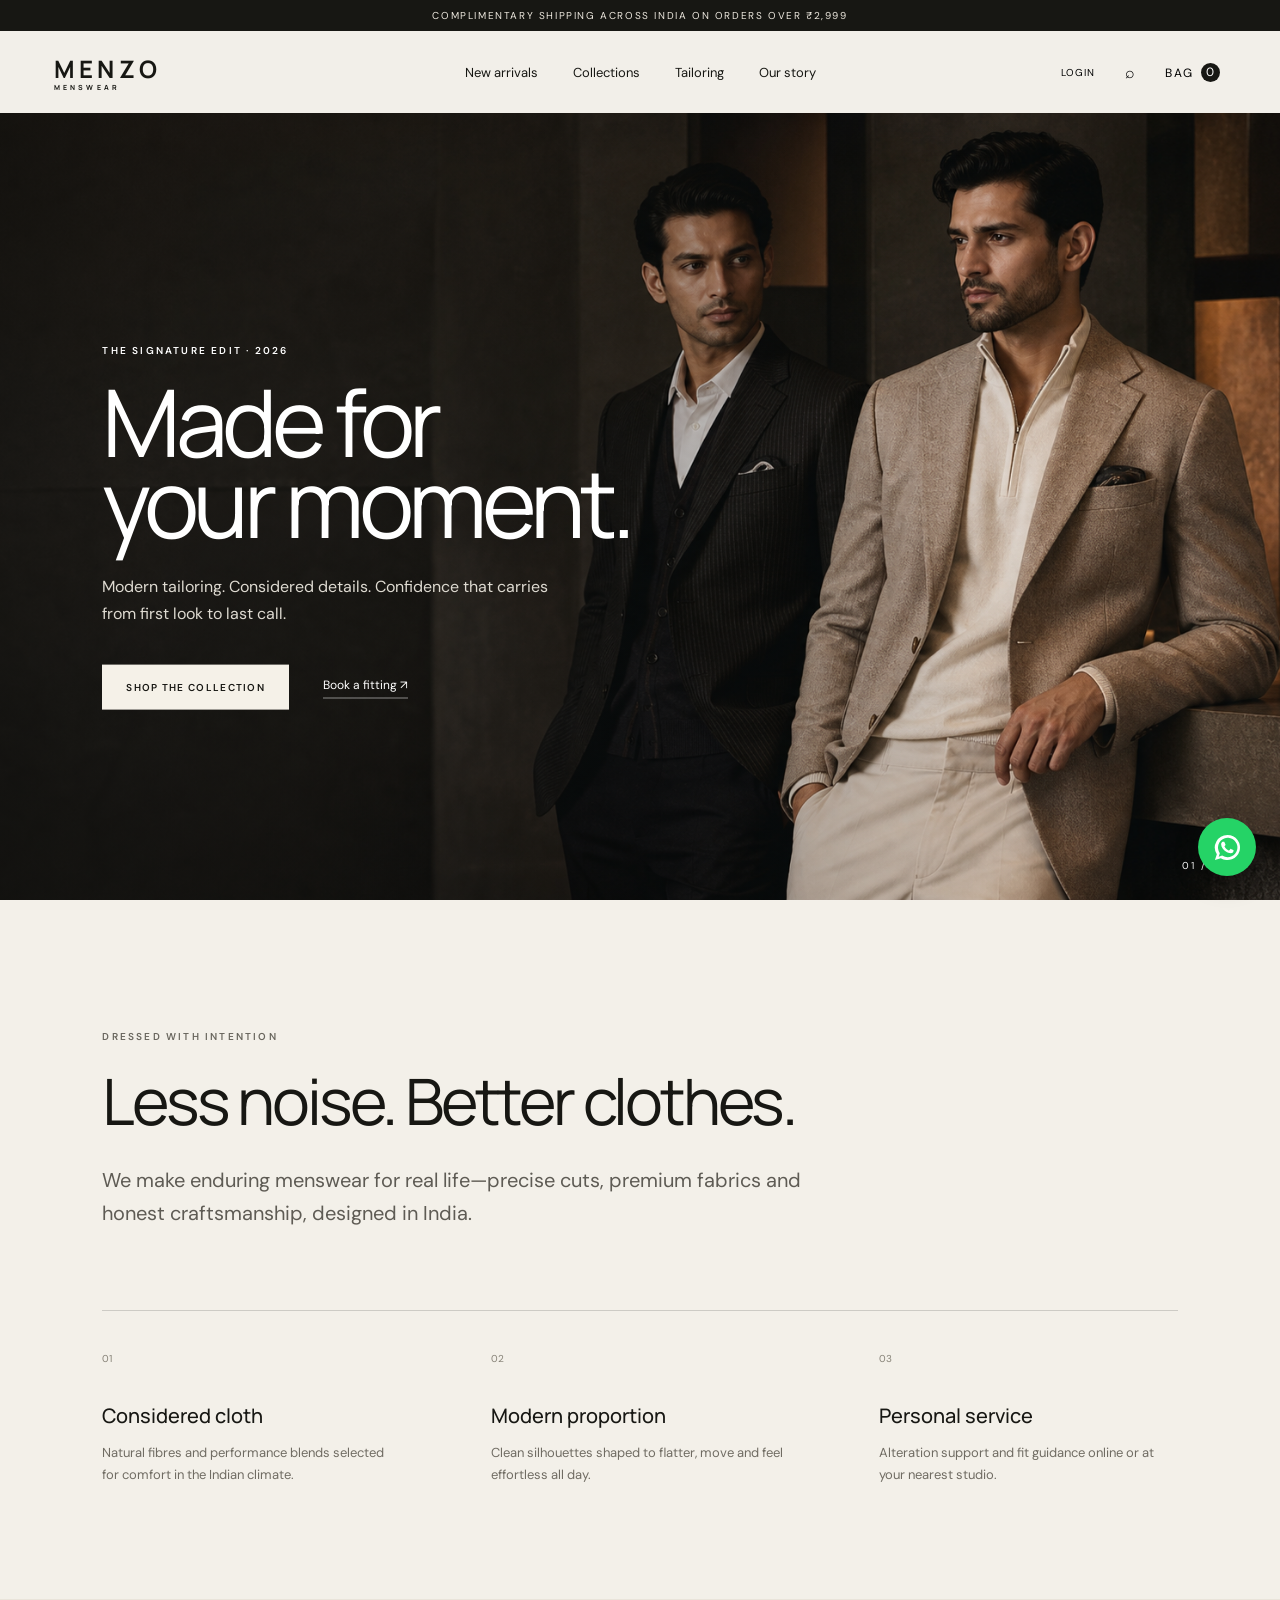
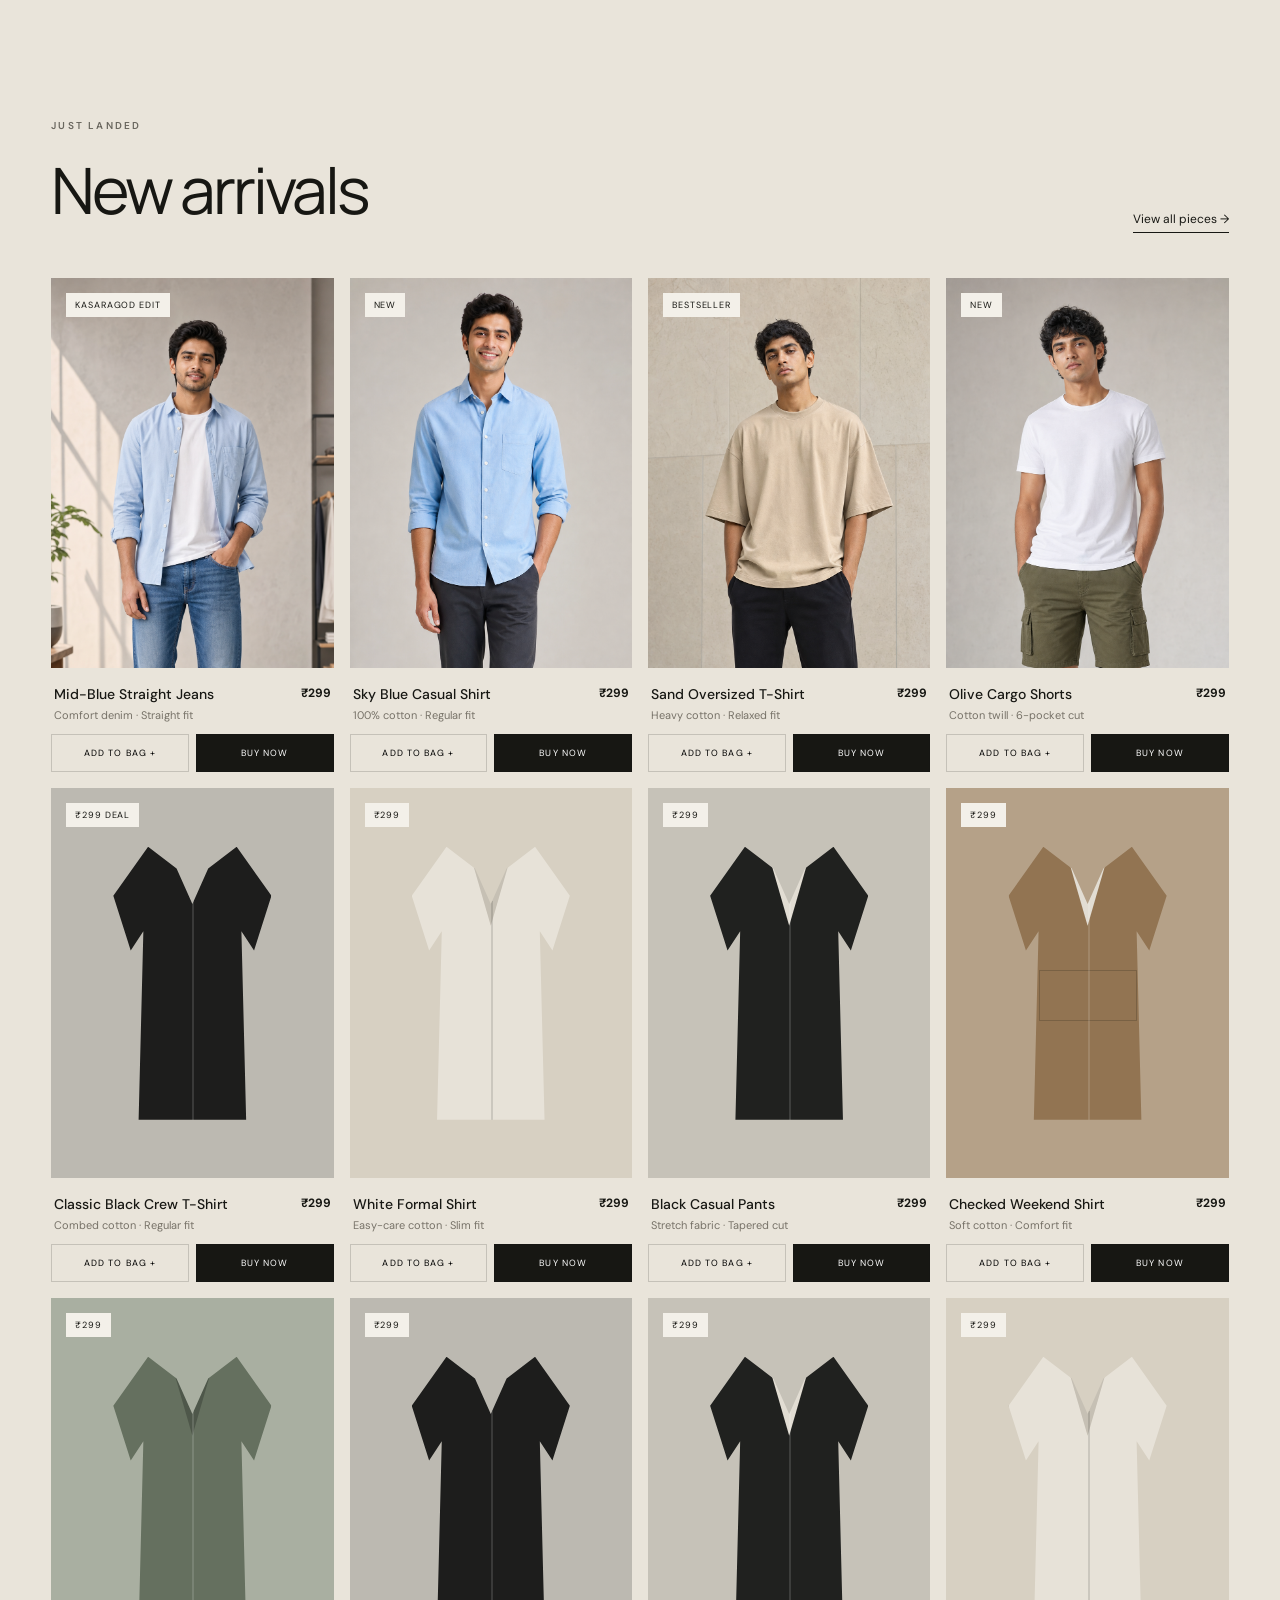
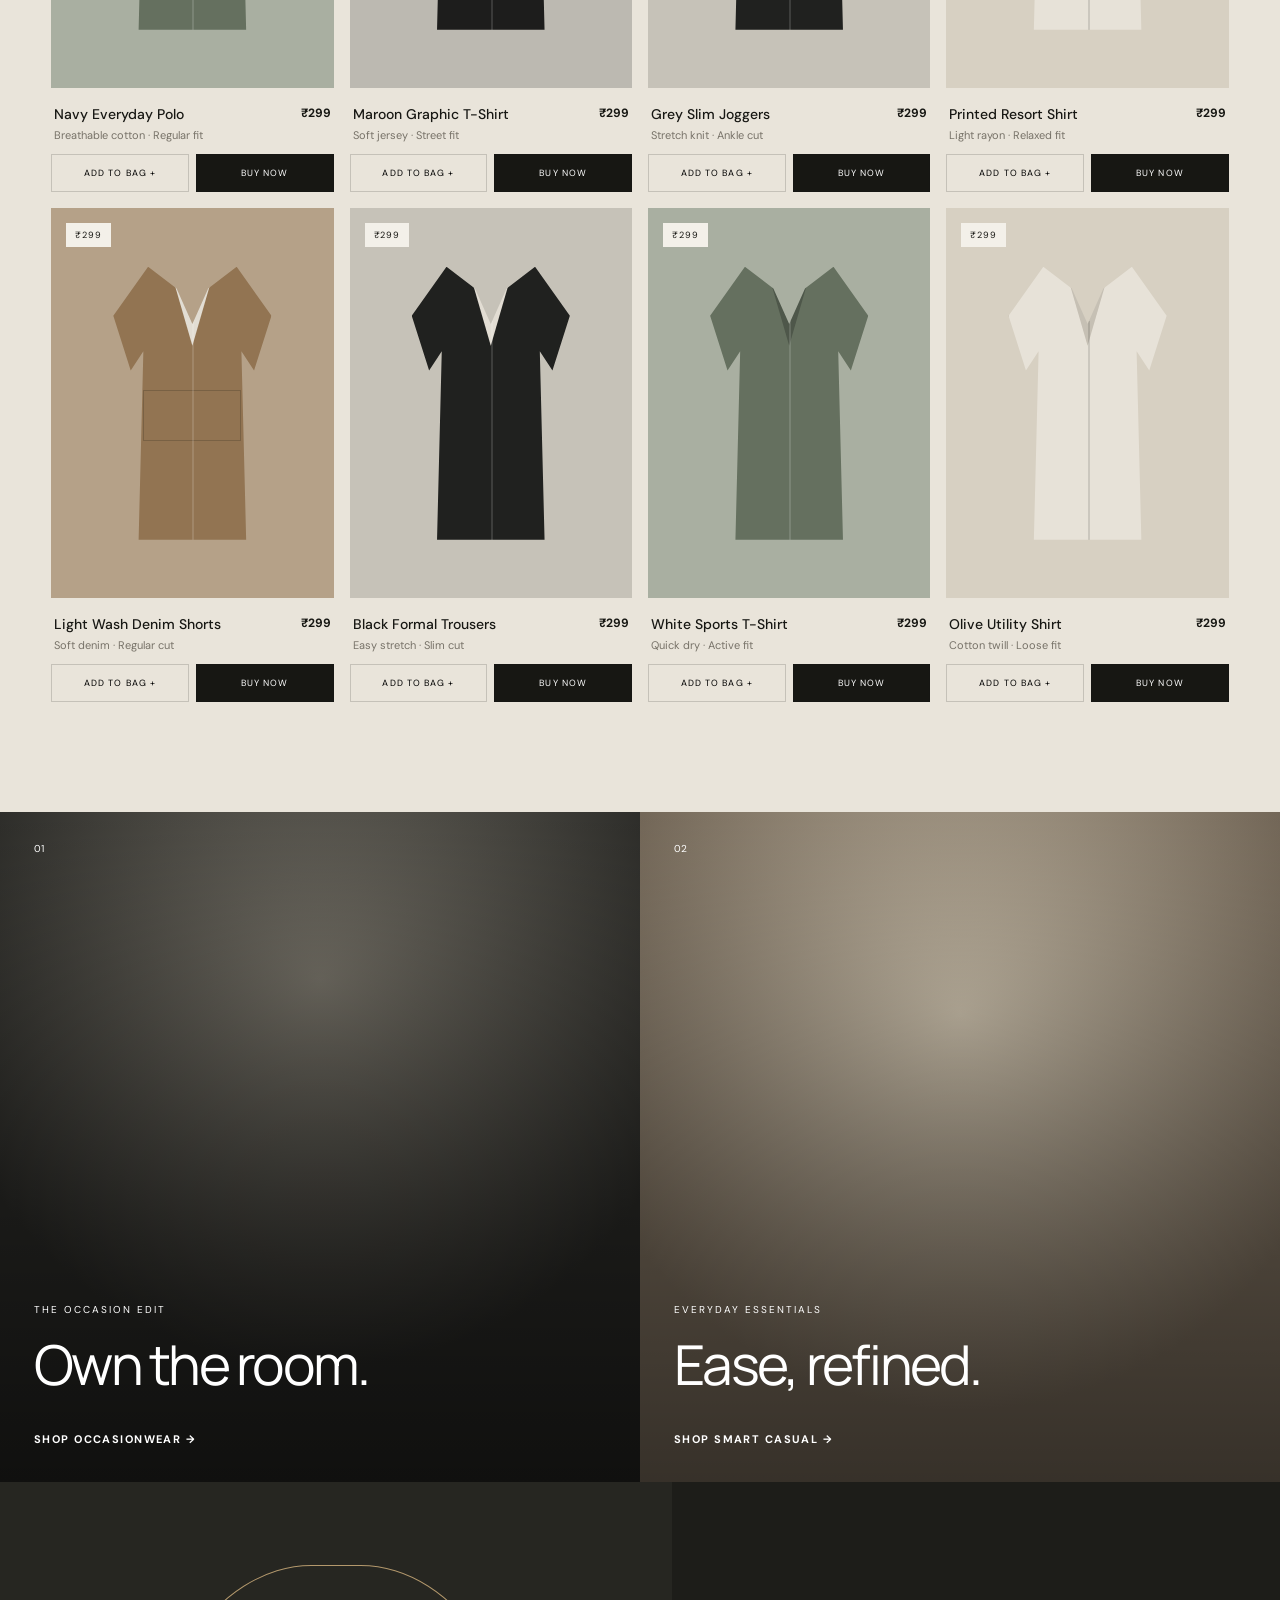
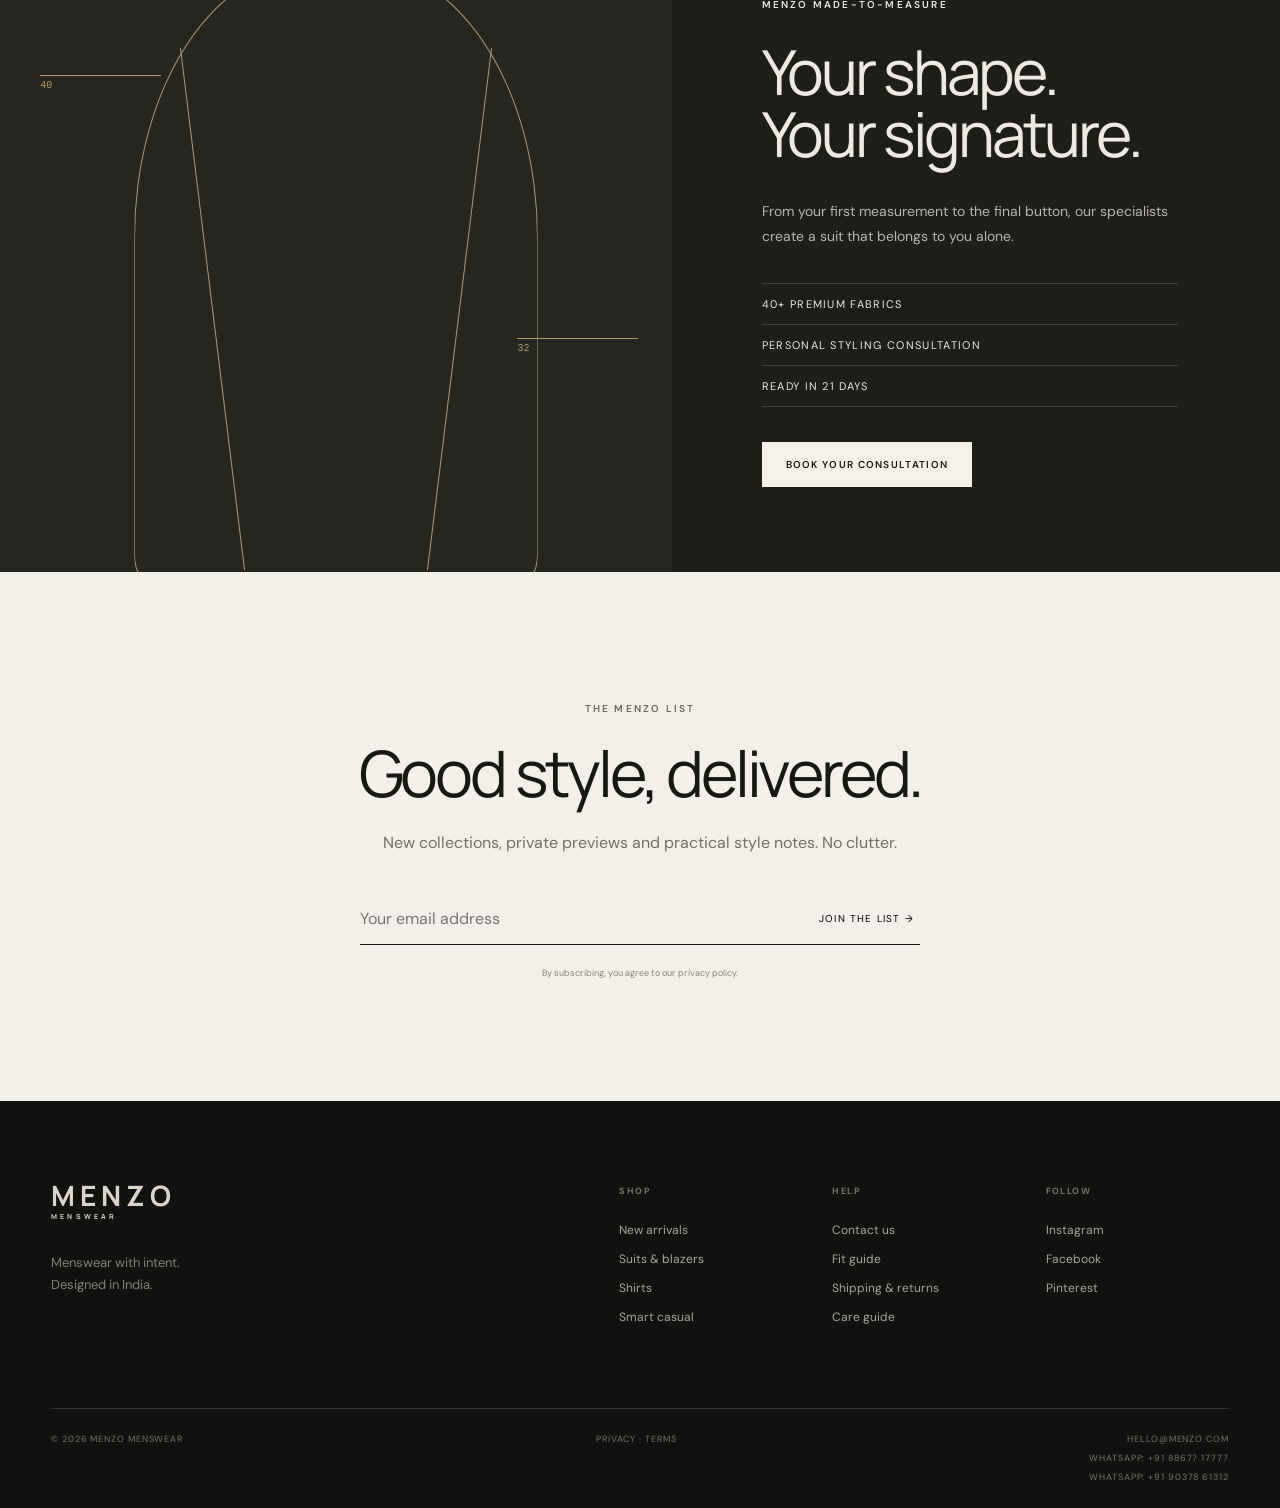
<file: index.html>
<!doctype html>
<html lang="en">
<head>
  <meta charset="utf-8">
  <meta name="viewport" content="width=device-width, initial-scale=1">
  <title>MENZO Menswear — Made for Your Moment</title>
  <meta name="description" content="Shop premium men's suits, shirts, occasion wear and everyday essentials from MENZO Menswear.">
  <meta name="theme-color" content="#171713">
  <link rel="canonical" href="https://www.menzomenswear.com/">
  <meta property="og:title" content="MENZO Menswear — Made for Your Moment">
  <meta property="og:description" content="Modern menswear, tailored for the way you move.">
  <meta property="og:image" content="https://www.menzomenswear.com/menzo-hero.png">
  <meta property="og:url" content="https://www.menzomenswear.com/">
  <link rel="preconnect" href="https://fonts.googleapis.com">
  <link rel="preconnect" href="https://fonts.gstatic.com" crossorigin>
  <link href="https://fonts.googleapis.com/css2?family=DM+Sans:wght@400;500;600&family=Manrope:wght@400;500;600;700&display=swap" rel="stylesheet">
  <link rel="stylesheet" href="styles.css">
  <script type="application/ld+json">
  {"@context":"https://schema.org","@type":"ClothingStore","name":"MENZO Menswear","url":"https://www.menzomenswear.com/","email":"hello@menzo.com","description":"Premium menswear for work, weddings and every day."}
  </script>
</head>
<body>
  <div class="announcement">Complimentary shipping across India on orders over ₹2,999</div>
  <header class="site-header">
    <a class="brand" href="#" aria-label="MENZO home">MENZO<span>MENSWEAR</span></a>
    <nav class="desktop-nav" aria-label="Main navigation">
      <a href="#new">New arrivals</a><a href="#collections">Collections</a><a href="#tailoring">Tailoring</a><a href="#story">Our story</a>
    </nav>
    <div class="header-actions">
      <button class="account-btn" id="accountBtn">Login</button>
      <button class="icon-btn" id="searchBtn" aria-label="Search">⌕</button>
      <button class="bag-btn" id="bagBtn" aria-label="Shopping bag">Bag <span id="bagCount">0</span></button>
      <button class="menu-btn" id="menuBtn" aria-label="Open menu">Menu</button>
    </div>
  </header>

  <main>
    <section class="hero">
      <img src="menzo-hero.png" alt="Two MENZO models wearing elegant tailored suits">
      <div class="hero-shade"></div>
      <div class="hero-copy">
        <p class="eyebrow">The Signature Edit · 2026</p>
        <h1>Made for<br>your moment.</h1>
        <p>Modern tailoring. Considered details. Confidence that carries from first look to last call.</p>
        <div class="hero-actions"><a class="btn light" href="#new">Shop the collection</a><a class="text-link" href="#tailoring">Book a fitting <span>↗</span></a></div>
      </div>
      <div class="hero-index">01 / 03</div>
    </section>

    <section class="intro" id="story">
      <p class="eyebrow dark">Dressed with intention</p>
      <h2>Less noise. Better clothes.</h2>
      <p class="intro-copy">We make enduring menswear for real life—precise cuts, premium fabrics and honest craftsmanship, designed in India.</p>
      <div class="benefits">
        <div><span>01</span><h3>Considered cloth</h3><p>Natural fibres and performance blends selected for comfort in the Indian climate.</p></div>
        <div><span>02</span><h3>Modern proportion</h3><p>Clean silhouettes shaped to flatter, move and feel effortless all day.</p></div>
        <div><span>03</span><h3>Personal service</h3><p>Alteration support and fit guidance online or at your nearest studio.</p></div>
      </div>
    </section>

    <section class="shop" id="new">
      <div class="section-heading"><div><p class="eyebrow dark">Just landed</p><h2>New arrivals</h2></div><a href="#collections">View all pieces →</a></div>
      <div class="product-grid">
        <article class="product">
          <div class="product-visual suit-photo"><span class="pill">Kasaragod Edit</span><img src="kasaragod-casual-look.png" alt="Model wearing blue jeans, a white T-shirt and a casual blue shirt"></div>
          <div class="product-info"><div><h3>Mid-Blue Straight Jeans</h3><p>Comfort denim · Straight fit</p></div><strong>₹299</strong></div>
          <div class="product-actions"><button class="add-btn" data-product="Mid-Blue Straight Jeans">Add to bag +</button><button class="buy-btn" data-product="Mid-Blue Straight Jeans">Buy now</button></div>
        </article>
        <article class="product">
          <div class="product-visual suit-photo"><span class="pill">New</span><img src="product-blue-shirt.png" alt="Model wearing the sky blue casual cotton shirt"></div>
          <div class="product-info"><div><h3>Sky Blue Casual Shirt</h3><p>100% cotton · Regular fit</p></div><strong>₹299</strong></div>
          <div class="product-actions"><button class="add-btn" data-product="Sky Blue Casual Shirt">Add to bag +</button><button class="buy-btn" data-product="Sky Blue Casual Shirt">Buy now</button></div>
        </article>
        <article class="product">
          <div class="product-visual suit-photo"><span class="pill">Bestseller</span><img src="product-sand-tshirt.png" alt="Model wearing the sand oversized T-shirt"></div>
          <div class="product-info"><div><h3>Sand Oversized T-Shirt</h3><p>Heavy cotton · Relaxed fit</p></div><strong>₹299</strong></div>
          <div class="product-actions"><button class="add-btn" data-product="Sand Oversized T-Shirt">Add to bag +</button><button class="buy-btn" data-product="Sand Oversized T-Shirt">Buy now</button></div>
        </article>
        <article class="product">
          <div class="product-visual suit-photo"><span class="pill">New</span><img src="product-cargo-shorts.png" alt="Model wearing olive cargo shorts and a white T-shirt"></div>
          <div class="product-info"><div><h3>Olive Cargo Shorts</h3><p>Cotton twill · 6-pocket cut</p></div><strong>₹299</strong></div>
          <div class="product-actions"><button class="add-btn" data-product="Olive Cargo Shorts">Add to bag +</button><button class="buy-btn" data-product="Olive Cargo Shorts">Buy now</button></div>
        </article>
        <article class="product">
          <div class="product-visual tee-black"><span class="pill">₹299 Deal</span><div class="garment tee"><i></i></div></div>
          <div class="product-info"><div><h3>Classic Black Crew T-Shirt</h3><p>Combed cotton · Regular fit</p></div><strong>₹299</strong></div>
          <div class="product-actions"><button class="add-btn" data-product="Classic Black Crew T-Shirt">Add to bag +</button><button class="buy-btn" data-product="Classic Black Crew T-Shirt">Buy now</button></div>
        </article>
        <article class="product">
          <div class="product-visual shirt-ivory"><span class="pill">₹299</span><div class="garment shirt"><i></i></div></div>
          <div class="product-info"><div><h3>White Formal Shirt</h3><p>Easy-care cotton · Slim fit</p></div><strong>₹299</strong></div>
          <div class="product-actions"><button class="add-btn" data-product="White Formal Shirt">Add to bag +</button><button class="buy-btn" data-product="White Formal Shirt">Buy now</button></div>
        </article>
        <article class="product">
          <div class="product-visual suit-black"><span class="pill">₹299</span><div class="garment"><i></i></div></div>
          <div class="product-info"><div><h3>Black Casual Pants</h3><p>Stretch fabric · Tapered cut</p></div><strong>₹299</strong></div>
          <div class="product-actions"><button class="add-btn" data-product="Black Casual Pants">Add to bag +</button><button class="buy-btn" data-product="Black Casual Pants">Buy now</button></div>
        </article>
        <article class="product">
          <div class="product-visual jacket-camel"><span class="pill">₹299</span><div class="garment overshirt"><i></i></div></div>
          <div class="product-info"><div><h3>Checked Weekend Shirt</h3><p>Soft cotton · Comfort fit</p></div><strong>₹299</strong></div>
          <div class="product-actions"><button class="add-btn" data-product="Checked Weekend Shirt">Add to bag +</button><button class="buy-btn" data-product="Checked Weekend Shirt">Buy now</button></div>
        </article>
        <article class="product">
          <div class="product-visual polo-sage"><span class="pill">₹299</span><div class="garment polo"><i></i></div></div>
          <div class="product-info"><div><h3>Navy Everyday Polo</h3><p>Breathable cotton · Regular fit</p></div><strong>₹299</strong></div>
          <div class="product-actions"><button class="add-btn" data-product="Navy Everyday Polo">Add to bag +</button><button class="buy-btn" data-product="Navy Everyday Polo">Buy now</button></div>
        </article>
        <article class="product">
          <div class="product-visual tee-black"><span class="pill">₹299</span><div class="garment tee"><i></i></div></div>
          <div class="product-info"><div><h3>Maroon Graphic T-Shirt</h3><p>Soft jersey · Street fit</p></div><strong>₹299</strong></div>
          <div class="product-actions"><button class="add-btn" data-product="Maroon Graphic T-Shirt">Add to bag +</button><button class="buy-btn" data-product="Maroon Graphic T-Shirt">Buy now</button></div>
        </article>
        <article class="product">
          <div class="product-visual suit-black"><span class="pill">₹299</span><div class="garment"><i></i></div></div>
          <div class="product-info"><div><h3>Grey Slim Joggers</h3><p>Stretch knit · Ankle cut</p></div><strong>₹299</strong></div>
          <div class="product-actions"><button class="add-btn" data-product="Grey Slim Joggers">Add to bag +</button><button class="buy-btn" data-product="Grey Slim Joggers">Buy now</button></div>
        </article>
        <article class="product">
          <div class="product-visual shirt-ivory"><span class="pill">₹299</span><div class="garment shirt"><i></i></div></div>
          <div class="product-info"><div><h3>Printed Resort Shirt</h3><p>Light rayon · Relaxed fit</p></div><strong>₹299</strong></div>
          <div class="product-actions"><button class="add-btn" data-product="Printed Resort Shirt">Add to bag +</button><button class="buy-btn" data-product="Printed Resort Shirt">Buy now</button></div>
        </article>
        <article class="product">
          <div class="product-visual jacket-camel"><span class="pill">₹299</span><div class="garment overshirt"><i></i></div></div>
          <div class="product-info"><div><h3>Light Wash Denim Shorts</h3><p>Soft denim · Regular cut</p></div><strong>₹299</strong></div>
          <div class="product-actions"><button class="add-btn" data-product="Light Wash Denim Shorts">Add to bag +</button><button class="buy-btn" data-product="Light Wash Denim Shorts">Buy now</button></div>
        </article>
        <article class="product">
          <div class="product-visual suit-black"><span class="pill">₹299</span><div class="garment"><i></i></div></div>
          <div class="product-info"><div><h3>Black Formal Trousers</h3><p>Easy stretch · Slim cut</p></div><strong>₹299</strong></div>
          <div class="product-actions"><button class="add-btn" data-product="Black Formal Trousers">Add to bag +</button><button class="buy-btn" data-product="Black Formal Trousers">Buy now</button></div>
        </article>
        <article class="product">
          <div class="product-visual polo-sage"><span class="pill">₹299</span><div class="garment polo"><i></i></div></div>
          <div class="product-info"><div><h3>White Sports T-Shirt</h3><p>Quick dry · Active fit</p></div><strong>₹299</strong></div>
          <div class="product-actions"><button class="add-btn" data-product="White Sports T-Shirt">Add to bag +</button><button class="buy-btn" data-product="White Sports T-Shirt">Buy now</button></div>
        </article>
        <article class="product">
          <div class="product-visual shirt-ivory"><span class="pill">₹299</span><div class="garment shirt"><i></i></div></div>
          <div class="product-info"><div><h3>Olive Utility Shirt</h3><p>Cotton twill · Loose fit</p></div><strong>₹299</strong></div>
          <div class="product-actions"><button class="add-btn" data-product="Olive Utility Shirt">Add to bag +</button><button class="buy-btn" data-product="Olive Utility Shirt">Buy now</button></div>
        </article>
      </div>
    </section>

    <section class="collections" id="collections">
      <a class="collection formal" href="#new"><span>01</span><div><p>The occasion edit</p><h2>Own the room.</h2><b>Shop occasionwear →</b></div></a>
      <a class="collection everyday" href="#new"><span>02</span><div><p>Everyday essentials</p><h2>Ease, refined.</h2><b>Shop smart casual →</b></div></a>
    </section>

    <section class="tailoring" id="tailoring">
      <div class="tailor-art"><div class="measure m1">40</div><div class="measure m2">32</div><div class="jacket-line"></div></div>
      <div class="tailor-copy"><p class="eyebrow">MENZO made-to-measure</p><h2>Your shape.<br>Your signature.</h2><p>From your first measurement to the final button, our specialists create a suit that belongs to you alone.</p><ul><li>40+ premium fabrics</li><li>Personal styling consultation</li><li>Ready in 21 days</li></ul><a class="btn light" href="mailto:hello@menzo.com?subject=Book%20a%20MENZO%20fitting">Book your consultation</a></div>
    </section>

    <section class="newsletter">
      <p class="eyebrow dark">The MENZO list</p><h2>Good style, delivered.</h2><p>New collections, private previews and practical style notes. No clutter.</p>
      <form id="newsletterForm"><label class="sr-only" for="email">Email address</label><input id="email" type="email" placeholder="Your email address" required><button type="submit">Join the list →</button></form>
      <small id="formMessage">By subscribing, you agree to our privacy policy.</small>
    </section>
  </main>

  <footer>
    <div class="footer-main"><div><a class="brand footer-brand" href="#">MENZO<span>MENSWEAR</span></a><p>Menswear with intent.<br>Designed in India.</p></div><div class="footer-links"><div><h3>Shop</h3><a href="#new">New arrivals</a><a href="#collections">Suits & blazers</a><a href="#collections">Shirts</a><a href="#collections">Smart casual</a></div><div><h3>Help</h3><a href="mailto:hello@menzo.com">Contact us</a><a href="#tailoring">Fit guide</a><a href="#">Shipping & returns</a><a href="#">Care guide</a></div><div><h3>Follow</h3><a href="#">Instagram</a><a href="#">Facebook</a><a href="#">Pinterest</a></div></div></div>
    <div class="footer-bottom"><span>© 2026 MENZO Menswear</span><span><a href="#">Privacy</a> · <a href="#">Terms</a></span><div class="footer-contact"><a href="mailto:hello@menzo.com">hello@menzo.com</a><a href="https://wa.me/918867717777" target="_blank" rel="noopener">WhatsApp: +91 88677 17777</a><a href="https://wa.me/919037861312" target="_blank" rel="noopener">WhatsApp: +91 90378 61312</a></div></div>
  </footer>

  <div class="whatsapp">
    <button class="whatsapp-toggle" id="whatsappToggle" aria-label="Contact MENZO on WhatsApp" aria-expanded="false">
      <svg aria-hidden="true" viewBox="0 0 32 32"><path d="M16 3a13 13 0 0 0-11 20l-2 6 6-2a13 13 0 1 0 7-24Zm0 23a10 10 0 0 1-5-1.4l-.5-.3-3.6 1.2 1.2-3.5-.3-.6A10 10 0 1 1 16 26Zm5.8-7.5c-.3-.2-1.9-.9-2.2-1-.3-.1-.5-.2-.7.2l-1 1.2c-.2.2-.4.2-.7.1-1.8-.9-3-1.7-4.2-3.8-.3-.6.3-.6.9-1.7.1-.2 0-.4 0-.6l-1-2.4c-.3-.6-.6-.5-.9-.5h-.7c-.2 0-.6.1-1 .5-1 1-.9 2.4-.8 2.7.1 2.8 2.4 5.4 4.8 7 2.4 1.6 5.8 2.5 7.2 1 .4-.4.8-1.5.8-2.1 0-.3-.2-.4-.5-.6Z"/></svg>
    </button>
    <div class="whatsapp-menu" id="whatsappMenu"><strong>Chat with MENZO</strong><span>Choose a WhatsApp number</span><a href="https://wa.me/918867717777?text=Hello%20MENZO%20Menswear%2C%20I%20need%20help." target="_blank" rel="noopener">+91 88677 17777 <b>→</b></a><a href="https://wa.me/919037861312?text=Hello%20MENZO%20Menswear%2C%20I%20need%20help." target="_blank" rel="noopener">+91 90378 61312 <b>→</b></a></div>
  </div>

  <section class="auth-modal" id="authModal" aria-hidden="true" role="dialog" aria-modal="true" aria-labelledby="authTitle">
    <button class="auth-close" id="authClose" aria-label="Close login">×</button>
    <p class="eyebrow dark">MENZO account</p>
    <h2 id="authTitle">Login or sign up</h2>
    <p>Enter your email and we’ll send a secure one-time password.</p>
    <form id="otpRequestForm"><label for="authEmail">Email address</label><input id="authEmail" type="email" placeholder="you@example.com" required><button type="submit">Send email OTP</button></form>
    <form id="otpVerifyForm" hidden><label for="authOtp">6-digit OTP</label><input id="authOtp" inputmode="numeric" pattern="[0-9]{6}" maxlength="6" placeholder="000000" required><button type="submit">Verify & login</button></form>
    <small id="authMessage">New customers are registered automatically after verification.</small>
  </section>
  <div class="auth-overlay" id="authOverlay"></div>

  <aside class="drawer" id="drawer" aria-hidden="true"><button id="closeDrawer" aria-label="Close">×</button><p class="eyebrow dark">Your bag</p><h2>Selected pieces</h2><div id="bagItems"><p>Your bag is waiting.</p></div><div class="drawer-total"><span>Items</span><strong id="drawerCount">0</strong></div><button class="checkout" type="button">Continue to payment</button></aside>
  <div class="overlay" id="overlay"></div>

  <section class="payment-modal" id="paymentModal" aria-hidden="true" role="dialog" aria-modal="true" aria-labelledby="paymentTitle">
    <button class="payment-close" id="paymentClose" aria-label="Close payment">×</button>
    <p class="eyebrow dark">MENZO payment</p>
    <h2 id="paymentTitle">Pay with Google Pay</h2>
    <p>Open Google Pay and send your order payment to:</p>
    <div class="payment-number"><span>Google Pay number</span><strong>8867717777</strong></div>
    <button id="copyPayment" type="button">Copy payment number</button>
    <button id="paidButton" class="paid-button" type="button">I have paid — continue</button>
    <form id="orderForm" class="order-form" hidden>
      <h3>Payment & delivery details</h3>
      <label for="utrNumber">UTR / transaction number</label>
      <input id="utrNumber" name="utr" inputmode="numeric" minlength="8" maxlength="22" placeholder="Enter UTR number" required>
      <label for="paymentProof">Upload payment screenshot</label>
      <input id="paymentProof" name="proof" type="file" accept="image/png,image/jpeg,image/webp" required>
      <label for="buyerName">Buyer name</label>
      <input id="buyerName" name="name" autocomplete="name" placeholder="Full name" required>
      <label for="buyerPhone">Phone number</label>
      <input id="buyerPhone" name="phone" type="tel" autocomplete="tel" pattern="[0-9+ ]{10,15}" placeholder="+91 98765 43210" required>
      <label for="buyerAddress">Full delivery address</label>
      <textarea id="buyerAddress" name="address" autocomplete="street-address" rows="4" placeholder="House, street, area and locality in Kasaragod" required></textarea>
      <label for="buyerPincode">Kasaragod PIN code</label>
      <input id="buyerPincode" name="pincode" inputmode="numeric" pattern="671[0-9]{3}" minlength="6" maxlength="6" placeholder="671121" title="Delivery is available only for Kasaragod PIN codes beginning with 671" required>
      <small class="delivery-note">Delivery is available only within Kasaragod district (671xxx PIN codes).</small>
      <button type="submit">Submit order details</button>
    </form>
    <small id="paymentMessage">Pay first, then enter the UTR and delivery details.</small>
  </section>
  <div class="payment-overlay" id="paymentOverlay"></div>
  <script src="config.js"></script>
  <script src="app.js"></script>
</body>
</html>
</file>
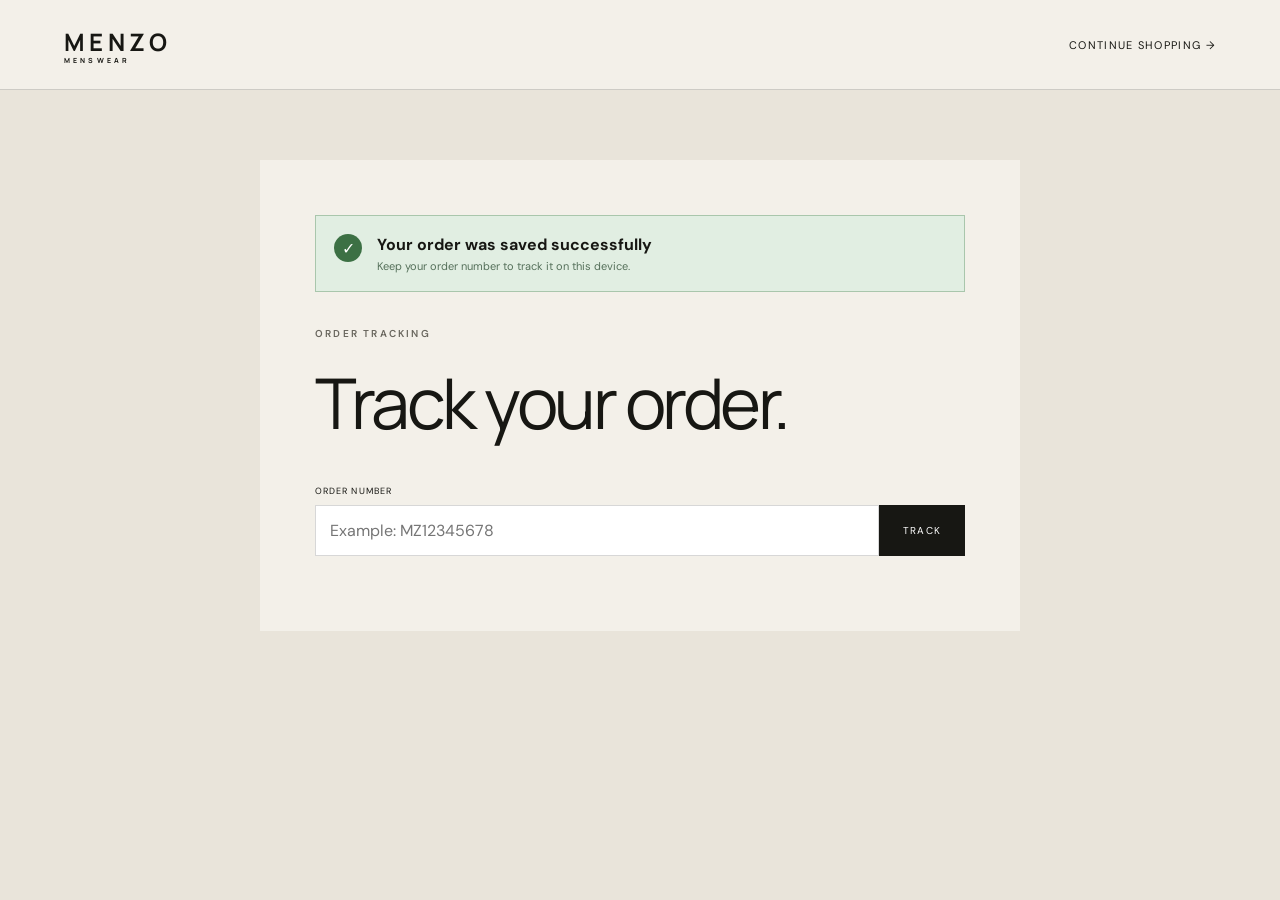
<file: track.html>
<!doctype html>
<html lang="en">
<head>
  <meta charset="utf-8">
  <meta name="viewport" content="width=device-width, initial-scale=1">
  <title>Track Your Order — MENZO Menswear</title>
  <meta name="robots" content="noindex">
  <link rel="preconnect" href="https://fonts.googleapis.com">
  <link rel="preconnect" href="https://fonts.gstatic.com" crossorigin>
  <link href="https://fonts.googleapis.com/css2?family=DM+Sans:wght@400;500;600&family=Manrope:wght@400;500;600;700&display=swap" rel="stylesheet">
  <link rel="stylesheet" href="styles.css">
</head>
<body class="track-page">
  <header class="track-header"><a class="brand" href="index.html">MENZO<span>MENSWEAR</span></a><a href="index.html">Continue shopping →</a></header>
  <main class="track-main">
    <section class="track-card">
      <div id="successBanner" class="success-banner" hidden><span>✓</span><div><strong>Your order was saved successfully</strong><p>Keep your order number to track it on this device.</p></div></div>
      <p class="eyebrow dark">Order tracking</p>
      <h1>Track your order.</h1>
      <form id="trackForm"><label for="trackId">Order number</label><div><input id="trackId" placeholder="Example: MZ12345678" required><button type="submit">Track</button></div></form>
      <div id="trackResult" hidden>
        <div class="track-summary"><div><span>Order number</span><strong id="orderId"></strong></div><div><span>Order total</span><strong id="orderTotal"></strong></div></div>
        <ol class="track-steps">
          <li class="active"><i>1</i><div><strong>Order received</strong><span>Your payment details and address were saved.</span></div></li>
          <li><i>2</i><div><strong>Payment verification</strong><span>MENZO will verify the UTR and screenshot.</span></div></li>
          <li><i>3</i><div><strong>Packed</strong><span>Your products are prepared for dispatch.</span></div></li>
          <li><i>4</i><div><strong>Shipped</strong><span>Your delivery is on the way.</span></div></li>
          <li><i>5</i><div><strong>Delivered</strong><span>Order completed.</span></div></li>
        </ol>
        <div class="track-items"><span>Products</span><p id="orderItems"></p></div>
      </div>
      <p id="trackMessage" class="track-message"></p>
    </section>
  </main>
  <script>
    const params = new URLSearchParams(location.search);
    const input = document.querySelector("#trackId");
    const result = document.querySelector("#trackResult");
    const message = document.querySelector("#trackMessage");
    function showOrder(id) {
      const orders = JSON.parse(localStorage.getItem("menzoOrders") || "{}");
      const order = orders[id];
      if (!order) {
        result.hidden = true;
        message.textContent = "Order not found on this device. Check the order number and try again.";
        return;
      }
      message.textContent = "";
      result.hidden = false;
      document.querySelector("#orderId").textContent = order.orderId;
      document.querySelector("#orderTotal").textContent = `₹${order.total}`;
      document.querySelector("#orderItems").textContent = order.items.join(", ");
    }
    document.querySelector("#trackForm").addEventListener("submit", event => {
      event.preventDefault();
      showOrder(input.value.trim().toUpperCase());
    });
    const orderId = params.get("order");
    if (orderId) {
      input.value = orderId;
      showOrder(orderId);
    }
    if (params.get("success") === "1") document.querySelector("#successBanner").hidden = false;
  </script>
</body>
</html>
</file>
<file: styles.css>
:root{--ink:#171713;--paper:#f3f0e9;--cream:#e8e1d3;--gold:#b1915a;--line:rgba(23,23,19,.17)}
*{box-sizing:border-box}html{scroll-behavior:smooth}body{margin:0;background:var(--paper);color:var(--ink);font-family:"DM Sans",sans-serif}a{color:inherit;text-decoration:none}button,input{font:inherit}.announcement{height:31px;background:var(--ink);color:#eee9df;display:flex;align-items:center;justify-content:center;font-size:10px;letter-spacing:.16em;text-transform:uppercase}.site-header{height:82px;padding:0 4.2vw;display:grid;grid-template-columns:1fr auto 1fr;align-items:center;background:rgba(243,240,233,.94);position:relative;z-index:10}.brand{font-family:Manrope,sans-serif;font-weight:700;font-size:24px;letter-spacing:.18em}.brand span{display:block;font-size:7px;letter-spacing:.45em;margin-top:-2px}.desktop-nav{display:flex;gap:35px;font-size:13px}.desktop-nav a,.footer-links a{position:relative}.desktop-nav a:after{content:"";height:1px;background:var(--ink);position:absolute;left:0;right:100%;bottom:-6px;transition:.25s}.desktop-nav a:hover:after{right:0}.header-actions{display:flex;align-items:center;justify-content:flex-end;gap:18px}.icon-btn,.bag-btn,.menu-btn{background:none;border:0;cursor:pointer}.bag-btn{font-size:12px;text-transform:uppercase;letter-spacing:.1em}.bag-btn span{background:var(--ink);color:white;border-radius:50%;display:inline-grid;place-items:center;width:19px;height:19px;margin-left:4px}.menu-btn{display:none}.hero{height:min(810px,calc(100vh - 113px));min-height:620px;position:relative;color:white;overflow:hidden}.hero img{width:100%;height:100%;object-fit:cover}.hero-shade{position:absolute;inset:0;background:linear-gradient(90deg,rgba(14,14,12,.72) 0%,rgba(14,14,12,.25) 52%,rgba(14,14,12,0) 80%)}.hero-copy{position:absolute;left:8vw;top:50%;transform:translateY(-46%);max-width:600px}.eyebrow{text-transform:uppercase;letter-spacing:.22em;font-size:10px;font-weight:600}.eyebrow.dark{color:#69665e}.hero h1{font-family:Manrope,sans-serif;font-size:clamp(62px,7.3vw,116px);font-weight:400;letter-spacing:-.06em;line-height:.87;margin:24px 0 30px}.hero-copy>p:not(.eyebrow){max-width:455px;line-height:1.7;color:#dedad1}.hero-actions{display:flex;align-items:center;gap:34px;margin-top:38px}.btn{display:inline-flex;padding:16px 24px;text-transform:uppercase;letter-spacing:.13em;font-size:10px;font-weight:600}.btn.light{background:#f5f1e8;color:var(--ink)}.text-link{font-size:12px;border-bottom:1px solid rgba(255,255,255,.5);padding-bottom:5px}.hero-index{position:absolute;right:4vw;bottom:28px;font-size:10px;letter-spacing:.2em}.intro{padding:120px 8vw 100px}.intro>h2,.shop h2,.newsletter h2{font-family:Manrope,sans-serif;font-size:clamp(42px,5vw,74px);font-weight:400;letter-spacing:-.05em;margin:14px 0}.intro-copy{font-size:20px;line-height:1.65;max-width:720px;color:#5e5b54}.benefits{display:grid;grid-template-columns:repeat(3,1fr);gap:7vw;border-top:1px solid var(--line);margin-top:80px;padding-top:35px}.benefits span{font-size:10px;color:#858176}.benefits h3{font-family:Manrope;font-size:20px;font-weight:500;margin:35px 0 12px}.benefits p{font-size:13px;color:#706c63;line-height:1.7}.shop{padding:110px 4vw;background:#e9e4da}.section-heading{display:flex;align-items:end;justify-content:space-between;margin:0 0 45px}.section-heading h2{margin-bottom:0}.section-heading>a{font-size:12px;border-bottom:1px solid;padding-bottom:5px}.product-grid{display:grid;grid-template-columns:repeat(4,1fr);gap:16px}.product-visual{height:390px;position:relative;display:grid;place-items:center;overflow:hidden}.suit-black{background:#c6c2b8}.shirt-ivory{background:#d7d0c2}.jacket-camel{background:#b5a188}.polo-sage{background:#a9afa1}.pill{position:absolute;top:15px;left:15px;background:var(--paper);padding:6px 9px;font-size:9px;letter-spacing:.1em;text-transform:uppercase}.garment{width:56%;height:70%;background:#20211f;clip-path:polygon(22% 0,40% 8%,50% 21%,60% 8%,78% 0,100% 18%,89% 38%,81% 31%,84% 100%,16% 100%,19% 31%,11% 38%,0 18%);filter:drop-shadow(0 25px 18px rgba(0,0,0,.18));position:relative}.garment:after{content:"";position:absolute;width:2px;top:20%;bottom:0;left:50%;background:rgba(255,255,255,.13)}.garment i{position:absolute;left:39%;top:7%;width:22%;height:22%;background:#e2ddd3;clip-path:polygon(0 0,100% 0,50% 100%)}.garment.shirt{background:#e7e2d8}.garment.shirt:after{background:rgba(0,0,0,.12)}.garment.shirt i{background:#c6c0b4}.garment.overshirt{background:#927452}.garment.overshirt:before{content:"";position:absolute;left:19%;right:19%;top:45%;height:18%;border:1px solid rgba(0,0,0,.17)}.garment.polo{background:#65705f}.garment.polo i{background:#4e574a}.product-info{display:flex;justify-content:space-between;gap:15px;padding:17px 3px 12px}.product-info h3{font-size:14px;font-weight:500;margin:0 0 5px}.product-info p{font-size:11px;color:#777268;margin:0}.product-info strong{font-size:12px;white-space:nowrap}.add-btn{width:100%;padding:12px;border:1px solid var(--line);background:transparent;text-transform:uppercase;font-size:9px;letter-spacing:.12em;cursor:pointer;transition:.2s}.add-btn:hover{background:var(--ink);color:white}.collections{display:grid;grid-template-columns:1fr 1fr}.collection{height:670px;position:relative;padding:34px;color:#fff;overflow:hidden;display:flex;align-items:flex-end}.collection:before{content:"";position:absolute;inset:0;transition:transform .6s}.collection:hover:before{transform:scale(1.03)}.formal:before{background:linear-gradient(0deg,rgba(0,0,0,.6),transparent),radial-gradient(circle at 50% 25%,#757167,#282825 65%)}.everyday:before{background:linear-gradient(0deg,rgba(0,0,0,.5),transparent),radial-gradient(circle at 50% 30%,#c6bba7,#6e6253 70%)}.collection>span{position:absolute;z-index:1;top:30px;font-size:10px}.collection>div{position:relative;z-index:1}.collection p{text-transform:uppercase;letter-spacing:.2em;font-size:10px}.collection h2{font-family:Manrope;font-size:55px;font-weight:400;letter-spacing:-.05em;margin:8px 0 25px}.collection b{font-size:11px;text-transform:uppercase;letter-spacing:.13em}.tailoring{display:grid;grid-template-columns:1.05fr .95fr;min-height:690px;background:#1d1d19;color:#eeeae1}.tailor-art{position:relative;background:#262621;overflow:hidden}.jacket-line{position:absolute;width:60%;height:90%;left:20%;top:12%;border:1px solid #b3986c;border-radius:44% 44% 5% 5%;clip-path:polygon(0 0,100% 0,100% 100%,0 100%)}.jacket-line:before,.jacket-line:after{content:"";position:absolute;top:13%;width:1px;height:85%;background:#b3986c}.jacket-line:before{left:19%;transform:rotate(-7deg)}.jacket-line:after{right:19%;transform:rotate(7deg)}.measure{position:absolute;font:10px monospace;color:#b3986c;border-top:1px solid #b3986c;width:18%;padding-top:4px}.m1{top:28%;left:6%}.m2{top:66%;right:5%}.tailor-copy{padding:100px 8vw 80px 7vw;display:flex;flex-direction:column;justify-content:center}.tailor-copy h2{font-family:Manrope;font-size:62px;font-weight:400;line-height:1;letter-spacing:-.05em;margin:20px 0}.tailor-copy>p:not(.eyebrow){color:#b9b5ac;line-height:1.8;font-size:14px}.tailor-copy ul{list-style:none;padding:0;margin:20px 0 35px;border-top:1px solid rgba(255,255,255,.15)}.tailor-copy li{padding:13px 0;border-bottom:1px solid rgba(255,255,255,.15);font-size:11px;text-transform:uppercase;letter-spacing:.12em}.tailor-copy .btn{align-self:flex-start}.newsletter{text-align:center;padding:120px 20px}.newsletter>p:not(.eyebrow){color:#747067}.newsletter form{max-width:560px;margin:40px auto 15px;display:flex;border-bottom:1px solid var(--ink)}.newsletter input{flex:1;border:0;background:transparent;padding:15px 0;outline:none}.newsletter button{border:0;background:transparent;text-transform:uppercase;letter-spacing:.12em;font-size:10px;cursor:pointer}.newsletter small{font-size:9px;color:#8a867c}footer{background:#11110f;color:#d9d5cb;padding:75px 4vw 25px}.footer-main{display:grid;grid-template-columns:1fr 1.2fr;gap:60px}.footer-brand{display:inline-block;font-size:28px}.footer-main>div>p{font-size:13px;line-height:1.7;color:#858179;margin-top:28px}.footer-links{display:grid;grid-template-columns:repeat(3,1fr);gap:30px}.footer-links h3{text-transform:uppercase;letter-spacing:.16em;font-size:9px;color:#77736a;margin-bottom:25px}.footer-links a{display:block;font-size:12px;margin:13px 0;color:#aaa69d}.footer-bottom{display:flex;justify-content:space-between;border-top:1px solid #33332e;margin-top:70px;padding-top:24px;font-size:9px;text-transform:uppercase;letter-spacing:.1em;color:#77736a}.drawer{position:fixed;z-index:40;right:0;top:0;width:min(430px,100%);height:100%;background:var(--paper);padding:55px 35px;transform:translateX(100%);transition:.35s}.drawer.open{transform:none}.drawer>button:first-child{position:absolute;right:25px;top:20px;border:0;background:none;font-size:25px;cursor:pointer}.drawer h2{font-family:Manrope;font-weight:400;font-size:35px}.bag-line{display:flex;justify-content:space-between;border-bottom:1px solid var(--line);padding:14px 0;font-size:12px}.drawer-total{display:flex;justify-content:space-between;margin-top:30px}.checkout{position:absolute;bottom:35px;left:35px;right:35px;width:calc(100% - 70px);padding:17px;border:0;background:var(--ink);color:white;text-transform:uppercase;letter-spacing:.15em;font-size:10px}.overlay{position:fixed;z-index:30;inset:0;background:rgba(0,0,0,.5);visibility:hidden;opacity:0;transition:.3s}.overlay.show{visibility:visible;opacity:1}.sr-only{position:absolute;width:1px;height:1px;overflow:hidden;clip:rect(0,0,0,0)}
@media(max-width:900px){.site-header{grid-template-columns:1fr 1fr}.desktop-nav{display:none}.desktop-nav.mobile-open{display:flex;position:absolute;top:82px;left:0;right:0;background:var(--paper);padding:28px 4vw;flex-direction:column;gap:22px;border-top:1px solid var(--line);box-shadow:0 18px 30px rgba(0,0,0,.12)}.menu-btn{display:block}.icon-btn{display:none}.hero{min-height:670px}.hero-copy{left:6vw}.product-grid{grid-template-columns:1fr 1fr}.collections{grid-template-columns:1fr}.collection{height:550px}.tailoring{grid-template-columns:1fr}.tailor-art{height:480px}.footer-main{grid-template-columns:1fr}.benefits{gap:30px}.product-visual{height:420px}}
@media(max-width:600px){.announcement{font-size:8px;text-align:center;padding:0 12px}.site-header{height:68px;padding:0 20px}.desktop-nav.mobile-open{top:68px;padding:24px 20px}.brand{font-size:19px}.bag-btn{display:none}.hero{height:calc(100vh - 99px);min-height:600px}.hero img{object-position:64% center}.hero-shade{background:linear-gradient(0deg,rgba(12,12,10,.88),rgba(12,12,10,.08) 80%)}.hero-copy{left:22px;right:22px;top:auto;bottom:65px;transform:none}.hero h1{font-size:58px}.hero-copy>p:not(.eyebrow){font-size:13px}.hero-actions{align-items:flex-start;flex-direction:column;gap:18px}.intro,.shop{padding:80px 22px}.benefits{grid-template-columns:1fr;margin-top:55px}.benefits div{border-bottom:1px solid var(--line);padding-bottom:20px}.section-heading{align-items:flex-start}.section-heading>a{display:none}.product-grid{grid-template-columns:1fr}.product-visual{height:430px}.collection{height:480px;padding:22px}.collection h2{font-size:42px}.tailor-art{height:390px}.tailor-copy{padding:70px 25px}.tailor-copy h2{font-size:48px}.newsletter{padding:85px 22px}.newsletter form{display:block;border:0}.newsletter input{width:100%;border-bottom:1px solid;padding:15px}.newsletter button{background:var(--ink);color:white;width:100%;padding:15px;margin-top:10px}.footer-links{grid-template-columns:1fr 1fr}.footer-bottom{gap:15px;flex-wrap:wrap}}

.account-btn{border:0;background:none;text-transform:uppercase;letter-spacing:.1em;font-size:10px;cursor:pointer}.suit-photo img{width:100%;height:100%;object-fit:cover;object-position:center top}.product-actions{display:grid;grid-template-columns:1fr 1fr;gap:7px}.product-actions .add-btn,.buy-btn{padding:12px;border:1px solid var(--line);text-transform:uppercase;font-size:9px;letter-spacing:.12em;cursor:pointer}.buy-btn{background:var(--ink);color:white}.footer-contact{display:flex;flex-direction:column;gap:7px;text-align:right}.whatsapp{position:fixed;z-index:25;right:24px;bottom:24px}.whatsapp-toggle{width:58px;height:58px;border:0;border-radius:50%;background:#25d366;box-shadow:0 8px 25px rgba(0,0,0,.25);display:grid;place-items:center;cursor:pointer}.whatsapp-toggle svg{width:31px;height:31px;fill:white}.whatsapp-menu{position:absolute;right:0;bottom:70px;width:285px;padding:22px;background:#f7f4ed;color:var(--ink);box-shadow:0 12px 40px rgba(0,0,0,.25);opacity:0;visibility:hidden;transform:translateY(8px);transition:.22s}.whatsapp.open .whatsapp-menu{opacity:1;visibility:visible;transform:none}.whatsapp-menu strong,.whatsapp-menu span{display:block}.whatsapp-menu strong{font:600 17px Manrope,sans-serif}.whatsapp-menu span{font-size:11px;color:#777268;margin:5px 0 17px}.whatsapp-menu a{display:flex;justify-content:space-between;border-top:1px solid var(--line);padding:13px 0;font-size:12px}.auth-modal{position:fixed;z-index:60;left:50%;top:50%;width:min(430px,calc(100% - 32px));padding:42px;background:var(--paper);transform:translate(-50%,-45%);opacity:0;visibility:hidden;transition:.25s}.auth-modal.open{transform:translate(-50%,-50%);opacity:1;visibility:visible}.auth-modal h2{font:400 36px Manrope,sans-serif;margin:13px 0}.auth-modal>p:not(.eyebrow){font-size:13px;color:#706c63;line-height:1.6}.auth-close{position:absolute;right:18px;top:13px;border:0;background:none;font-size:24px;cursor:pointer}.auth-modal form{display:grid;gap:10px;margin-top:25px}.auth-modal label{font-size:10px;text-transform:uppercase;letter-spacing:.12em}.auth-modal input{padding:14px;border:1px solid var(--line);background:white}.auth-modal form button{padding:15px;border:0;background:var(--ink);color:white;text-transform:uppercase;letter-spacing:.12em;font-size:10px}.auth-modal small{display:block;margin-top:15px;color:#777268}.auth-overlay{position:fixed;z-index:50;inset:0;background:rgba(0,0,0,.55);opacity:0;visibility:hidden;transition:.25s}.auth-overlay.show{opacity:1;visibility:visible}
.gpay-note{margin-top:28px;padding:18px;background:white;border:1px solid var(--line)}.gpay-note span,.gpay-note strong,.gpay-note small{display:block}.gpay-note span{font-size:9px;text-transform:uppercase;letter-spacing:.14em;color:#777268}.gpay-note strong{font:600 20px Manrope,sans-serif;margin:6px 0}.gpay-note small{color:#777268;font-size:10px}
.payment-modal{position:fixed;z-index:65;left:50%;top:50%;width:min(440px,calc(100% - 32px));padding:46px;background:var(--paper);text-align:center;transform:translate(-50%,-45%);opacity:0;visibility:hidden;transition:.25s}.payment-modal.open{transform:translate(-50%,-50%);opacity:1;visibility:visible}.payment-close{position:absolute;right:18px;top:13px;border:0;background:none;font-size:24px;cursor:pointer}.payment-modal h2{font:400 36px Manrope,sans-serif;margin:13px 0}.payment-modal>p:not(.eyebrow){font-size:13px;color:#706c63}.payment-number{background:white;border:1px solid var(--line);padding:22px;margin:26px 0 12px}.payment-number span,.payment-number strong{display:block}.payment-number span{font-size:9px;text-transform:uppercase;letter-spacing:.15em;color:#777268}.payment-number strong{font:600 30px Manrope,sans-serif;margin-top:7px;letter-spacing:.04em}.payment-modal>button:not(.payment-close){width:100%;border:0;background:var(--ink);color:white;padding:15px;text-transform:uppercase;letter-spacing:.12em;font-size:10px;cursor:pointer}.payment-modal small{display:block;margin-top:14px;color:#777268}.payment-overlay{position:fixed;z-index:55;inset:0;background:rgba(0,0,0,.58);opacity:0;visibility:hidden;transition:.25s}.payment-overlay.show{opacity:1;visibility:visible}
.payment-modal{max-height:92vh;overflow:auto}.payment-modal .paid-button{margin-top:8px;background:#3c5f3f!important}.order-form{text-align:left;margin-top:28px;border-top:1px solid var(--line);padding-top:22px}.order-form h3{font:500 20px Manrope,sans-serif;margin:0 0 18px}.order-form label{display:block;font-size:9px;text-transform:uppercase;letter-spacing:.12em;margin:13px 0 6px}.order-form input,.order-form textarea{width:100%;border:1px solid var(--line);background:white;padding:12px;resize:vertical}.order-form button{width:100%;border:0;background:var(--ink);color:white;padding:15px;margin-top:16px;text-transform:uppercase;letter-spacing:.12em;font-size:10px}
.order-form .delivery-note{display:block;padding:10px 12px;background:#f1e8d8;color:#6f5a35;font-size:10px;line-height:1.5}
.track-page{min-height:100vh;background:#e9e4da}.track-header{height:90px;padding:0 5vw;display:flex;justify-content:space-between;align-items:center;background:var(--paper);border-bottom:1px solid var(--line)}.track-header>a:last-child{font-size:11px;text-transform:uppercase;letter-spacing:.12em}.track-main{padding:70px 20px}.track-card{max-width:760px;margin:auto;background:var(--paper);padding:55px}.track-card h1{font:400 clamp(42px,6vw,70px) Manrope,sans-serif;letter-spacing:-.05em;margin:14px 0 35px}.success-banner{display:flex;gap:15px;background:#e1eee2;border:1px solid #a9c6ac;padding:18px;margin-bottom:35px}.success-banner>span{width:28px;height:28px;border-radius:50%;background:#3c7044;color:white;display:grid;place-items:center}.success-banner strong,.success-banner p{display:block;margin:0}.success-banner p{font-size:11px;color:#55705a;margin-top:4px}.track-card form label{display:block;font-size:9px;text-transform:uppercase;letter-spacing:.12em;margin-bottom:8px}.track-card form>div{display:flex}.track-card input{flex:1;min-width:0;padding:14px;border:1px solid var(--line);background:white}.track-card form button{border:0;background:var(--ink);color:white;padding:0 24px;text-transform:uppercase;letter-spacing:.12em;font-size:10px}.track-summary{display:grid;grid-template-columns:1fr 1fr;gap:20px;margin:40px 0 30px;padding:20px;background:white}.track-summary span,.track-summary strong{display:block}.track-summary span,.track-items>span{font-size:9px;text-transform:uppercase;letter-spacing:.12em;color:#777268}.track-summary strong{margin-top:5px}.track-steps{list-style:none;padding:0;margin:0}.track-steps li{display:flex;gap:18px;position:relative;padding:0 0 30px;color:#9a968d}.track-steps li:after{content:"";position:absolute;left:15px;top:32px;width:1px;height:calc(100% - 32px);background:#cbc7bd}.track-steps li:last-child:after{display:none}.track-steps i{width:31px;height:31px;border:1px solid #bbb7ae;border-radius:50%;display:grid;place-items:center;font-style:normal;font-size:10px;flex:0 0 auto}.track-steps strong,.track-steps span{display:block}.track-steps span{font-size:11px;margin-top:4px}.track-steps .active{color:var(--ink)}.track-steps .active i{background:var(--ink);color:white}.track-items{border-top:1px solid var(--line);padding-top:20px}.track-items p{font-size:12px;line-height:1.7}.track-message{color:#9b3f35;font-size:12px;margin-top:20px}
@media(max-width:600px){.track-header{height:72px;padding:0 20px}.track-header>a:last-child{display:none}.track-main{padding:25px 12px}.track-card{padding:32px 20px}.track-card form>div{display:grid}.track-card form button{padding:14px}.track-summary{grid-template-columns:1fr}.success-banner{align-items:flex-start}}
.tee-black{background:#bcb9b1}.garment.tee{background:#1d1d1c}.garment.tee i{display:none}
@media(max-width:600px){.account-btn{display:none}.footer-contact{text-align:left}.whatsapp{right:16px;bottom:16px}.whatsapp-menu{width:min(285px,calc(100vw - 32px))}.auth-modal{padding:32px 22px}.product-actions{grid-template-columns:1fr 1fr}}
</file>
